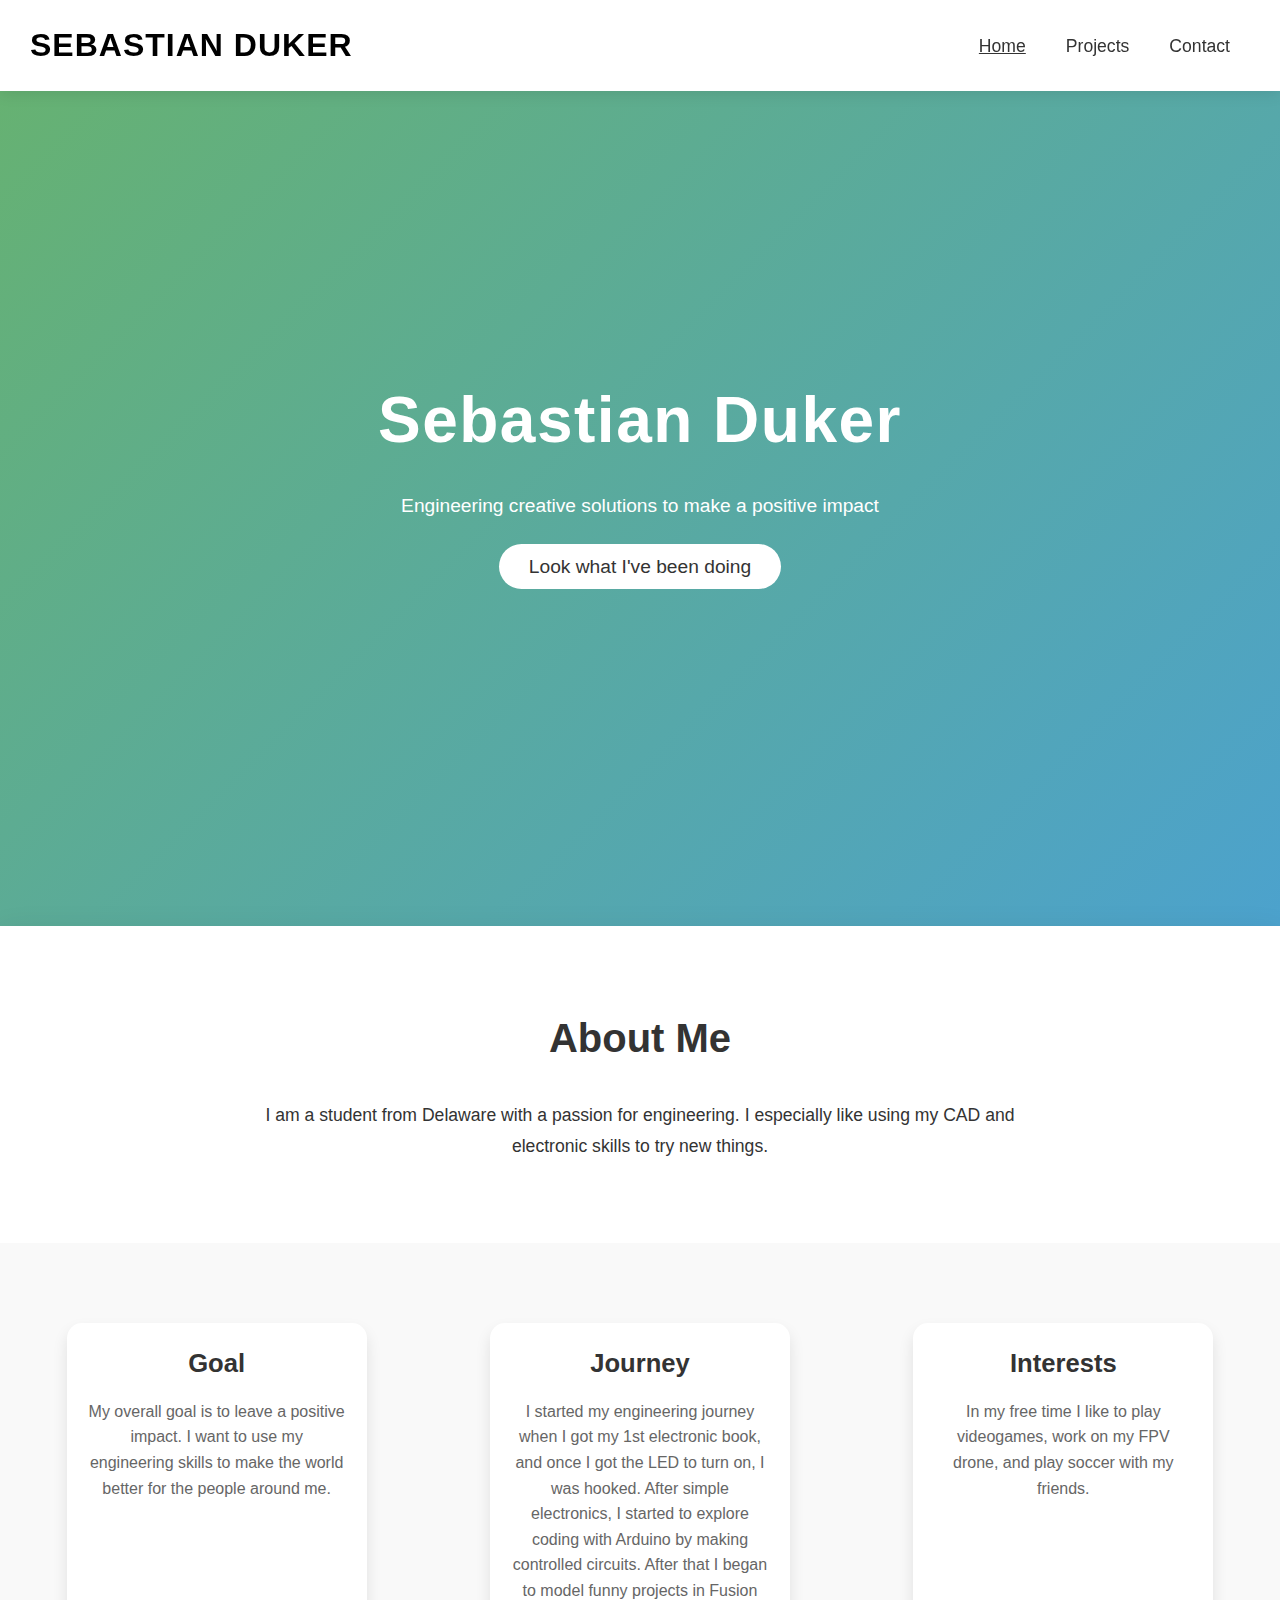
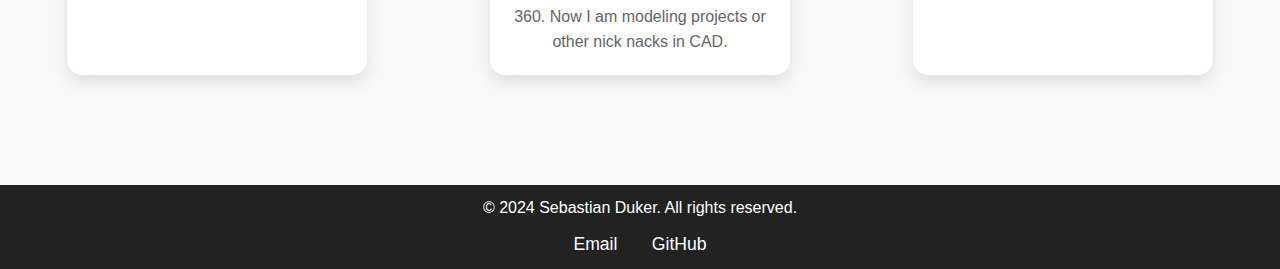
<file: index.html>
<!DOCTYPE html>
<html lang="en">
<head>
    <meta charset="UTF-8">
    <meta name="viewport" content="width=device-width, initial-scale=1.0">
    <meta http-equiv="X-UA-Compatible" content="ie=edge">
    <li><a href=""style = "text-decoration: underline;">Home</a></li>

    <link rel="stylesheet" href="styles.css">
    <script src="javascript.js" defer></script>
</head>
<body>

    <!-- Header with navigation -->
    <header class="header">
        <div class="header-content">
            <h1 style="font-size: 32px; font-weight: 600; list-style-type: none;">
                <a href="#" style="text-decoration: none; color: black;">SEBASTIAN DUKER</a>
            </h1>
            <nav class="nav">
                <ul>
                    <li><a href="#"style = "text-decoration: underline;">Home</a></li>
                    <li><a href="pages/projects.html" >Projects</a></li>
                    <li><a href="pages/contact.html">Contact</a></li>
                </ul>
            </nav>
        </div>
    </header>

    <!-- Hero Section -->
    <section class="hero">
        <div class="hero-content">
            <h1>Sebastian Duker</h1>
            <p>Engineering creative solutions to make a positive impact</p>
            <a href="pages/projects.html" class="cta-btn">Look what I've been doing</a>
        </div>
    </section>

    <!-- About Section -->
    <section id="about" class="section about">
        <div class="container">
            <div class="about-content">
                <h2>About Me</h2>
                <p>I am a student from Delaware with a passion for engineering. I especially like using my CAD and electronic skills to try new things.</p>
            </div>
        </div>
    </section>

    <!-- Projects Section -->
    <section id="projects" class="section projects">
        <div class="container">
            <div class="project-grid">
                <div class="project-card">
                    <h3>Goal</h3>
                    <p>My overall goal is to leave a positive impact. I want to use my engineering skills to make the world better for the people around me.</p>
                </div>
                <div class="project-card">
                    <h3>Journey</h3>
                    <p>I started my engineering journey when I got my 1st electronic book, and once I got the LED to turn on, I was hooked. After simple electronics, I started to explore coding with Arduino by making controlled circuits. After that I began to model funny projects in Fusion 360. Now I am modeling projects or other nick nacks in CAD.</p>
                </div>
                <div class="project-card">
                    <h3>Interests</h3>
                    <p>In my free time I like to play videogames, work on my FPV drone, and play soccer with my friends.</p>
                </div>
            </div>
        </div>
    </section>

    <!-- Footer -->
    <footer class="footer">
        <div class="footer-content">
            <p>&copy; 2024 Sebastian Duker. All rights reserved.</p>
            <div class="social-links">
                <a href="mailto:sebastianduker@gmail.com">Email</a>
                <a href="https://github.com/Cbassss">GitHub</a>
            </div>
        </div>
    </footer>
    
</body>
</html>
</file>
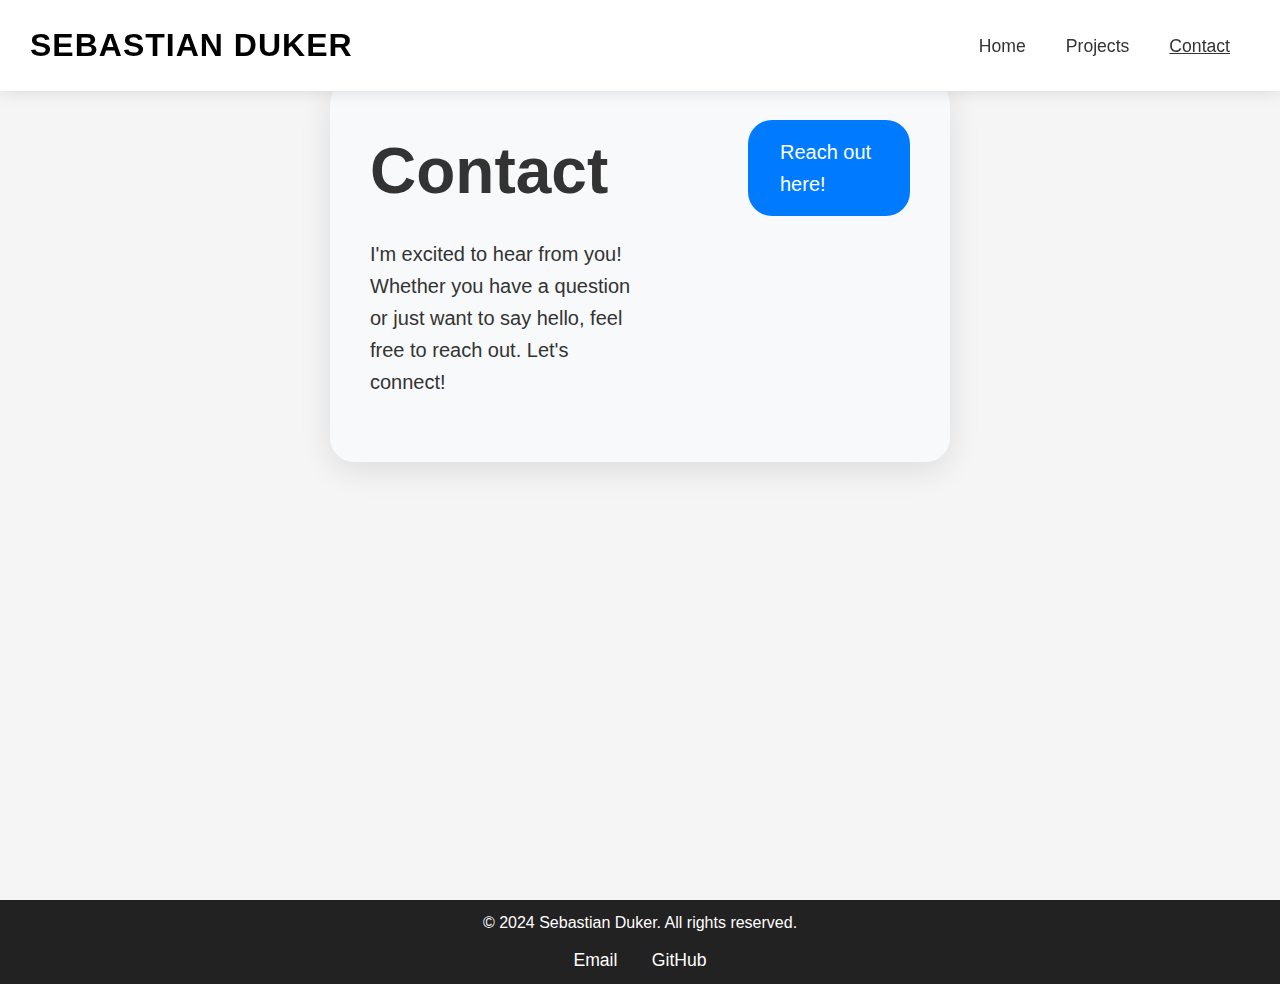
<file: nonhome/contact.html>
<!DOCTYPE html>
<html lang="en">
<head>
    <meta charset="UTF-8">
    <meta name="viewport" content="width=device-width, initial-scale=1.0">
    <title>My Portfolio</title>
    <link rel="stylesheet" href="../styles.css">
    <style>
        .outer-container {
            display: flex;
            justify-content: center;
            align-items: flex-start;
            padding: 80px 20px;
            height: 100vh; /* Make the container very tall */
        }

        .inner-container {
            display: flex;
            justify-content: space-between;
            align-items: flex-start;
            width: 50%;
            background-color: #f8f9fa;
            padding: 40px;
            border-radius: 24px;
            box-shadow: 0 8px 32px rgba(0, 0, 0, 0.1);
        }

        .portfolio-info {
            width: 50%;
            text-align: left;
        }

        .portfolio-info h2 {
            font-size: 32px;
            margin-bottom: 16px;
            font-weight: 600;
        }

        .portfolio-info p {
            font-size: 20px;
            margin-bottom: 24px;
            font-weight: 300;
            line-height: 1.6;
        }

        .download-btn {
            width: 30%;
            display: flex;
            flex-direction: column;
            align-items: center;
        }

        .download-btn a {
            display: inline-block;
            background-color: #007bff;
            color: white;
            padding: 16px 32px;
            border-radius: 24px;
            font-size: 20px;
            font-weight: 500;
            text-decoration: none;
            transition: background-color 0.3s ease, transform 0.3s ease;
            margin-bottom: 16px;
        }

        .download-btn a:hover {
            background-color: #0056b3;
            transform: translateY(-5px);
        }
    </style>
</head>
<body>

    <header class="header">
        <div class="header-content">
            <h1 style="font-size: 32px; font-weight: 600; list-style-type: none;">
                <a href="../index.html" style="text-decoration: none; color: black;">SEBASTIAN DUKER</a>
            </h1>
            

             
            <nav class="nav">
                <ul>
                    <li><a href="../index.html">Home</a></li>
                    <li><a href="projects.html">Projects</a></li>
                    <li><a href=""style = "text-decoration: underline;">Contact</a></li>
                </ul>
            </nav>
        </div>
    </header>

    <div class="outer-container">
        <div class="inner-container">
            <div class="portfolio-info">
                <h2 style="font-size: 64px;">Contact</h2>
                <p>I'm excited to hear from you! Whether you have a question or just want to say hello, feel free to reach out. Let's connect!</p>
            </div>
            <div class="download-btn">
                <a href="mailto:sebastianduker@gmail.com">Reach out here!</a>
            </div>
        </div>
    </div>

<!-- Footer -->
<footer class="footer">
    <div class="footer-content">
        <p>&copy; 2024 Sebastian Duker. All rights reserved.</p>
        <div class="social-links">
            <a href="mailto:sebastianduker@gmail.com">Email</a>
            <a href="https://github.com/Cbassss">GitHub</a>
        </div>
    </div>
</footer>
</file>
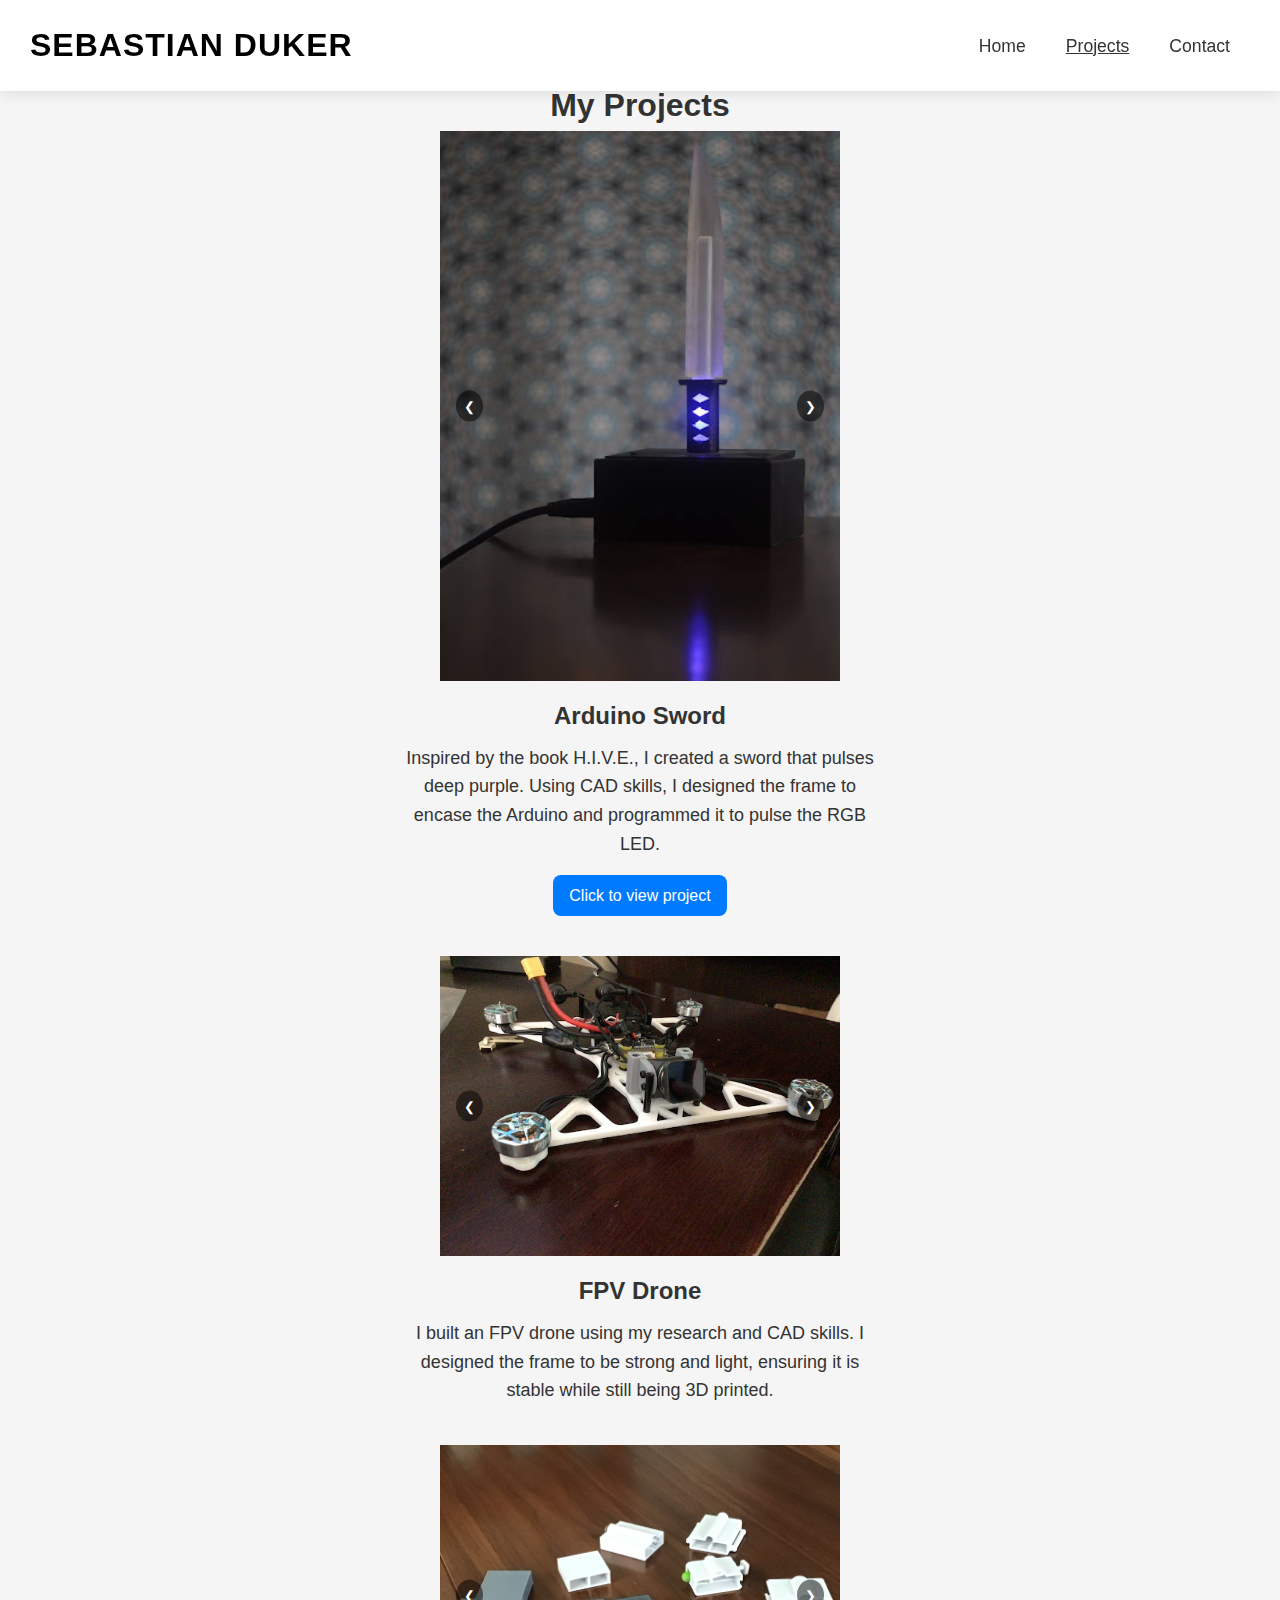
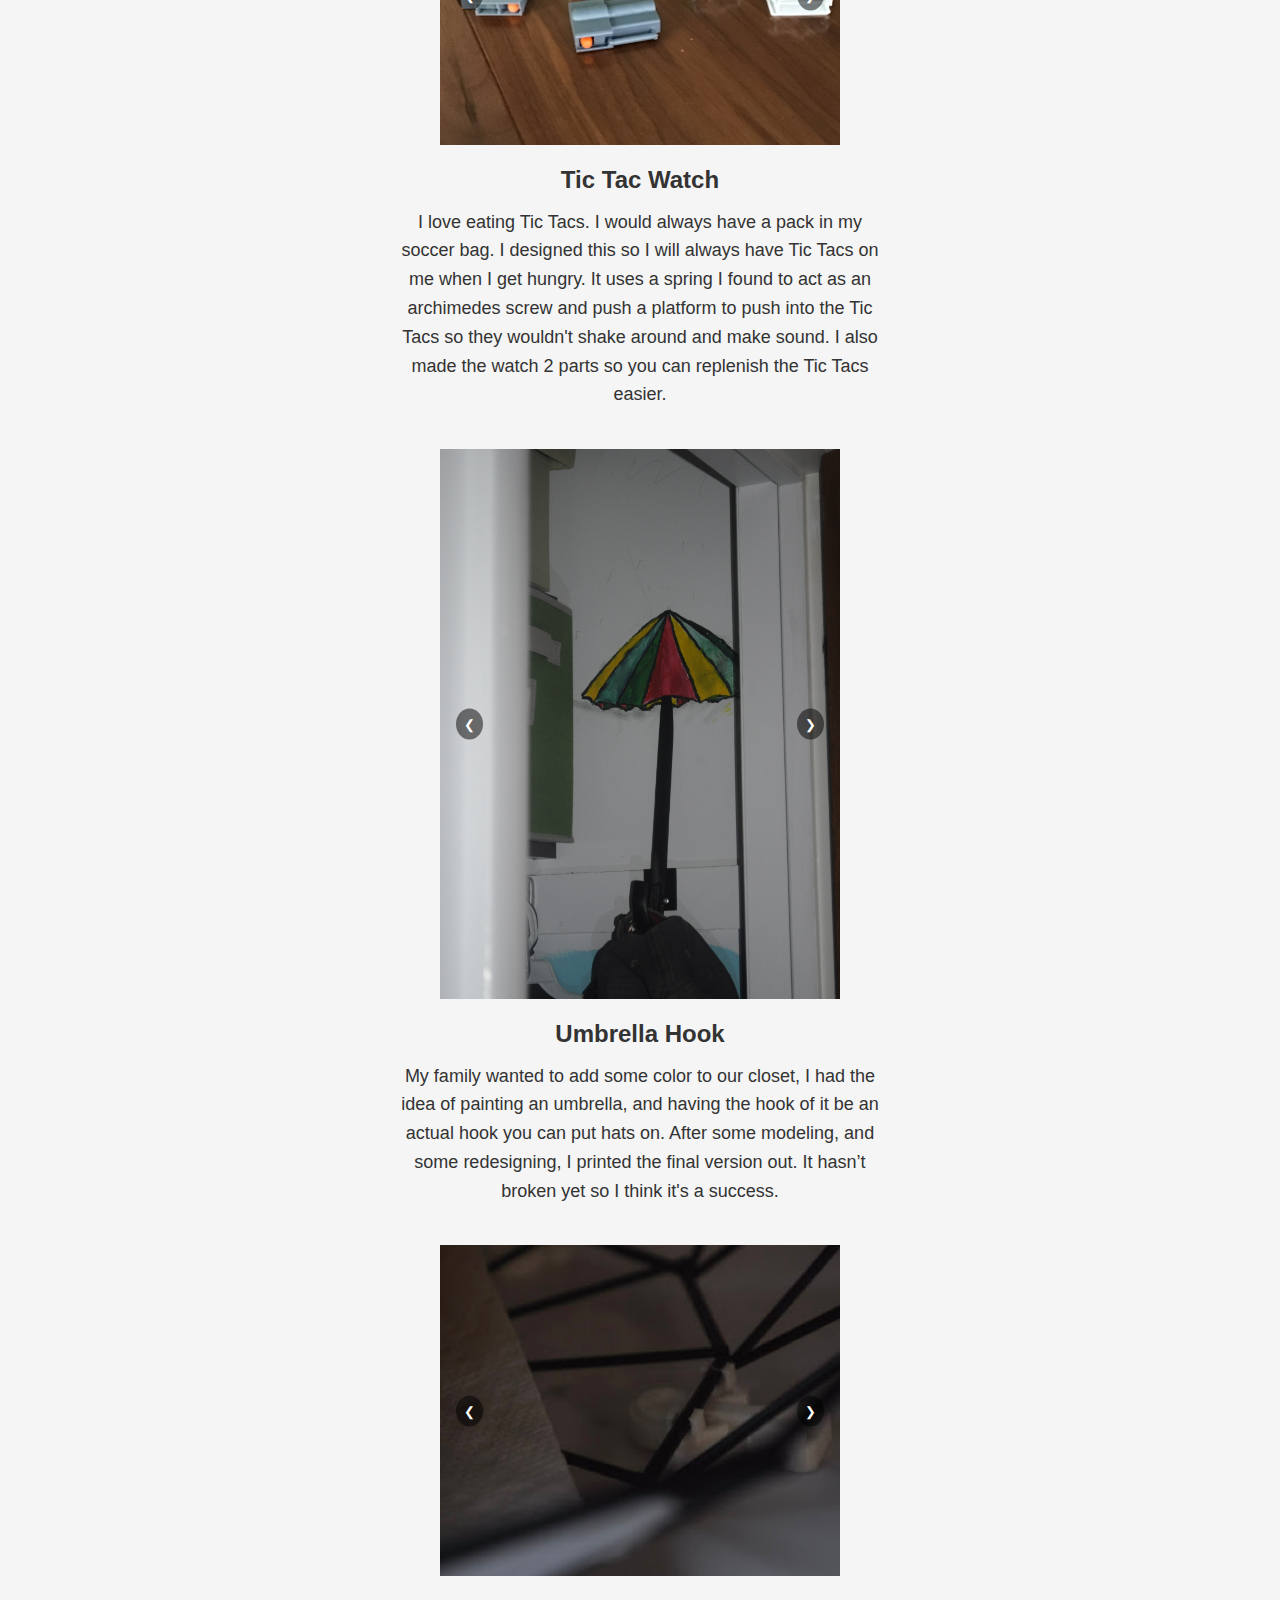
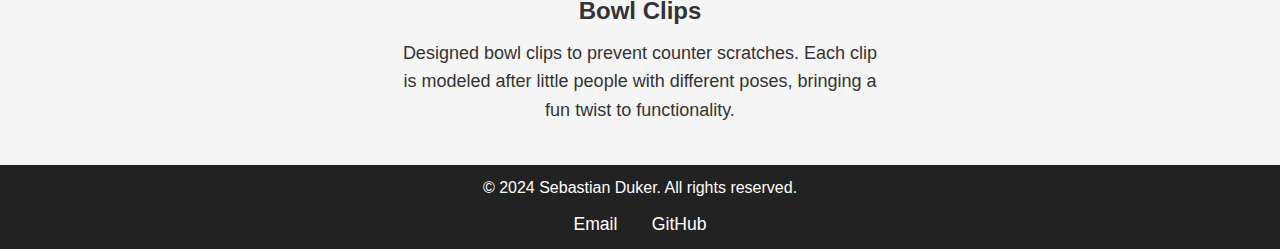
<file: nonhome/projects.html>
<!DOCTYPE html>
<html lang="en">
<head>
    <meta charset="UTF-8">
    <meta name="viewport" content="width=device-width, initial-scale=1.0">
    <title>My Projects</title>
    <link rel="stylesheet" href="../styles.css">
    <style>
        .image-carousel {
            position: relative;
            max-width: 400px; /* Adjusted width to fit into a restricted size box */
            max-height: 550px; /* Adjusted height to fit into a restricted size box */
            margin: auto;
            overflow: hidden;
        }

        .image-carousel img {
            width: 100%;
            height: 100%; /* Maintain aspect ratio within the box */
            object-fit: cover;
            display: none;
        }

        .image-carousel img.active {
            display: block;
        }

        .arrow {
            position: absolute;
            top: 50%;
            transform: translateY(-50%);
            padding: 8px;
            background-color: rgba(0, 0, 0, 0.5);
            color: white;
            border: none;
            cursor: pointer;
            border-radius: 50%;
            transition: background-color 0.3s ease;
        }

        .arrow-left {
            left: 16px;
        }

        .arrow-right {
            right: 16px;
        }

        .arrow:hover {
            background-color: rgba(0, 0, 0, 0.8);
        }

        .project-info {
            text-align: center; /* Center h2 and p elements */
        }

        .project-title {
            font-size: 24px;
            font-weight: bold;
            margin-top: 16px;
        }

        .text-box {
            max-width: 500px; /* Set the maximum width for the p text */
            margin: 0 auto;
            padding: 0 10px;
        }

        .project-description {
            font-size: 18px;
            margin-top: 8px;
        }

        .cta-btn {
            display: inline-block;
            background-color: #007bff;
            color: white;
            padding: 8px 16px;
            border-radius: 8px;
            font-size: 16px;
            text-decoration: none;
            transition: background-color 0.3s ease;
            margin-top: 16px;
        }

        .cta-btn:hover {
            background-color: #0056b3;
        }

        .container {
            padding-top: 80px; /* Add padding to account for header */
        }

        .project {
            margin-bottom: 40px; /* Add space between projects */
        }
        h1 {
            text-align: center;
        }

    </style>
</head>
<body>

    <!-- Header with navigation -->
    <header class="header">
        <div class="header-content">
            <h1 style="font-size: 32px; font-weight: 600; list-style-type: none;">
                <a href="../index.html" style="text-decoration: none; color: black;">SEBASTIAN DUKER</a>
            </h1>
            <nav class="nav">
                <ul>
                    <li><a href="../index.html">Home</a></li>
                    <li><a href=""style = "text-decoration: underline;">Projects</a></li>
                    <li><a href="contact.html">Contact</a></li>
                </ul>
            </nav>
        </div>
    </header>

    <div class="container">
        <h1>My Projects</h1>

        <!-- Project 1 -->
        <div class="project">
            <div class="image-carousel" id="carousel1">
                <img src="photo/sword1.jpg" alt="Katana Image 1" class="active">
                <img src="photo/sword3.jpg" alt="Katana Image 2">
                <img src="photo/sword2.jpg" alt="Katana Image 3">
                <img src="photo/sword4.jpg" alt="Katana Image 3">
                <button class="arrow arrow-left" onclick="changeImage('carousel1', -1)">&#10094;</button>
                <button class="arrow arrow-right" onclick="changeImage('carousel1', 1)">&#10095;</button>
            </div>
            <div class="project-info">
                <h2 class="project-title">Arduino Sword</h2>
                <div class="text-box">
                    <p class="project-description">Inspired by the book H.I.V.E., I created a sword that pulses deep purple. Using CAD skills, I designed the frame to encase the Arduino and programmed it to pulse the RGB LED.</p>
                </div>
                <a href="https://github.com/Cbassss/RavenKatanaProject" class="cta-btn">Click to view project</a>
            </div>
        </div>

        <!-- Project 2 -->
        <div class="project">
            <div class="image-carousel" id="carousel2">
                <img src="photo/drone1.jpg" alt="Drone Image 1" class="active">
                <img src="photo/drone2.jpg" alt="Drone Image 2">
                <img src="photo/drone3.jpg" alt="Drone Image 3">
                <img src="photo/drone4.jpg" alt="Drone Image 3">

                <button class="arrow arrow-left" onclick="changeImage('carousel2', -1)">&#10094;</button>
                <button class="arrow arrow-right" onclick="changeImage('carousel2', 1)">&#10095;</button>
            </div>
            <div class="project-info">
                <h2 class="project-title">FPV Drone</h2>
                <div class="text-box">
                    <p class="project-description">I built an FPV drone using my research and CAD skills. I designed the frame to be strong and light, ensuring it is stable while still being 3D printed.</p>
                </div>
            </div>
        </div>

        <!-- Project 3 -->
        
        <!-- Project 4 -->
        <div class="project">
            <div class="image-carousel" id="carousel4">
                <img src="photo/Ticktack1.jpeg" alt="ticktack Image 1" class="active">
                <img src="photo/TickTack2.jpeg" alt="ticktack Image 2">
                <img src="photo/TickTack3.jpeg" alt="ticktack Image 3">
                <img src="photo/TickTack4.png" alt="ticktack Image 4">
                <img src="photo/TickTack5.png" alt="ticktack Image 5">
                <button class="arrow arrow-left" onclick="changeImage('carousel4', -1)">&#10094;</button>
                <button class="arrow arrow-right" onclick="changeImage('carousel4', 1)">&#10095;</button>
            </div>
            <div class="project-info">
                <h2 class="project-title">Tic Tac Watch</h2>
                <div class="text-box">
                    <p class="project-description">I love eating Tic Tacs. I would always have a pack in my soccer bag. I designed this so I will always have Tic Tacs on me when I get hungry. It uses a spring I found to act as an archimedes screw and push a platform to push into the Tic Tacs so they wouldn't shake around and make sound. I also made the watch 2 parts so you can replenish the Tic Tacs easier.</p>
                </div>
            </div>
        </div>
        <!-- Project 5 -->
        <div class="project">
            <div class="image-carousel" id="carousel5">
                <img src="photo/Umbrella1.JPG" alt="Umbrella Image 1" class="active">
                <img src="photo/Umbrella2.png" alt="Umbrella Image 2">
                <img src="photo/Umbrella3.JPG" alt="Umbrella Image 3">
                <button class="arrow arrow-left" onclick="changeImage('carousel5', -1)">&#10094;</button>
                <button class="arrow arrow-right" onclick="changeImage('carousel5', 1)">&#10095;</button>
            </div>
            <div class="project-info">
                <h2 class="project-title">Umbrella Hook</h2>
                <div class="text-box">
                    <p class="project-description">My family wanted to add some color to our closet, I had the idea of painting an umbrella, and having the hook of it be an actual hook you can put hats on. After some modeling, and some redesigning, I printed the final version out. It hasn’t broken yet so I think it's a success.</p>
                </div>
            </div>
        </div>
        <div class="project">
            <div class="image-carousel" id="carousel3">
                <img src="photo/bowl1.jpg" alt="Bowl Image 1" class="active">
                <img src="photo/bowl2.jpg" alt="Bowl Image 2">
                <img src="photo/bowl.jpg" alt="Bowl Image 3">
                <button class="arrow arrow-left" onclick="changeImage('carousel3', -1)">&#10094;</button>
                <button class="arrow arrow-right" onclick="changeImage('carousel3', 1)">&#10095;</button>
            </div>
            <div class="project-info">
                <h2 class="project-title">Bowl Clips</h2>
                <div class="text-box">
                    <p class="project-description">Designed bowl clips to prevent counter scratches. Each clip is modeled after little people with different poses, bringing a fun twist to functionality.</p>
                </div>
            </div>
        </div>
        <!-- More projects can be added here using the same structure -->

    </div>

    <!-- Footer -->
    <footer class="footer">
        <div class="footer-content">
            <p>&copy; 2024 Sebastian Duker. All rights reserved.</p>
            <div class="social-links">
                <a href="mailto:sebastianduker@gmail.com">Email</a>
                <a href="https://github.com/Cbassss">GitHub</a>
            </div>
        </div>
    </footer>

    <script src="../javascript.js"></script>
</body>
</html>
</file>
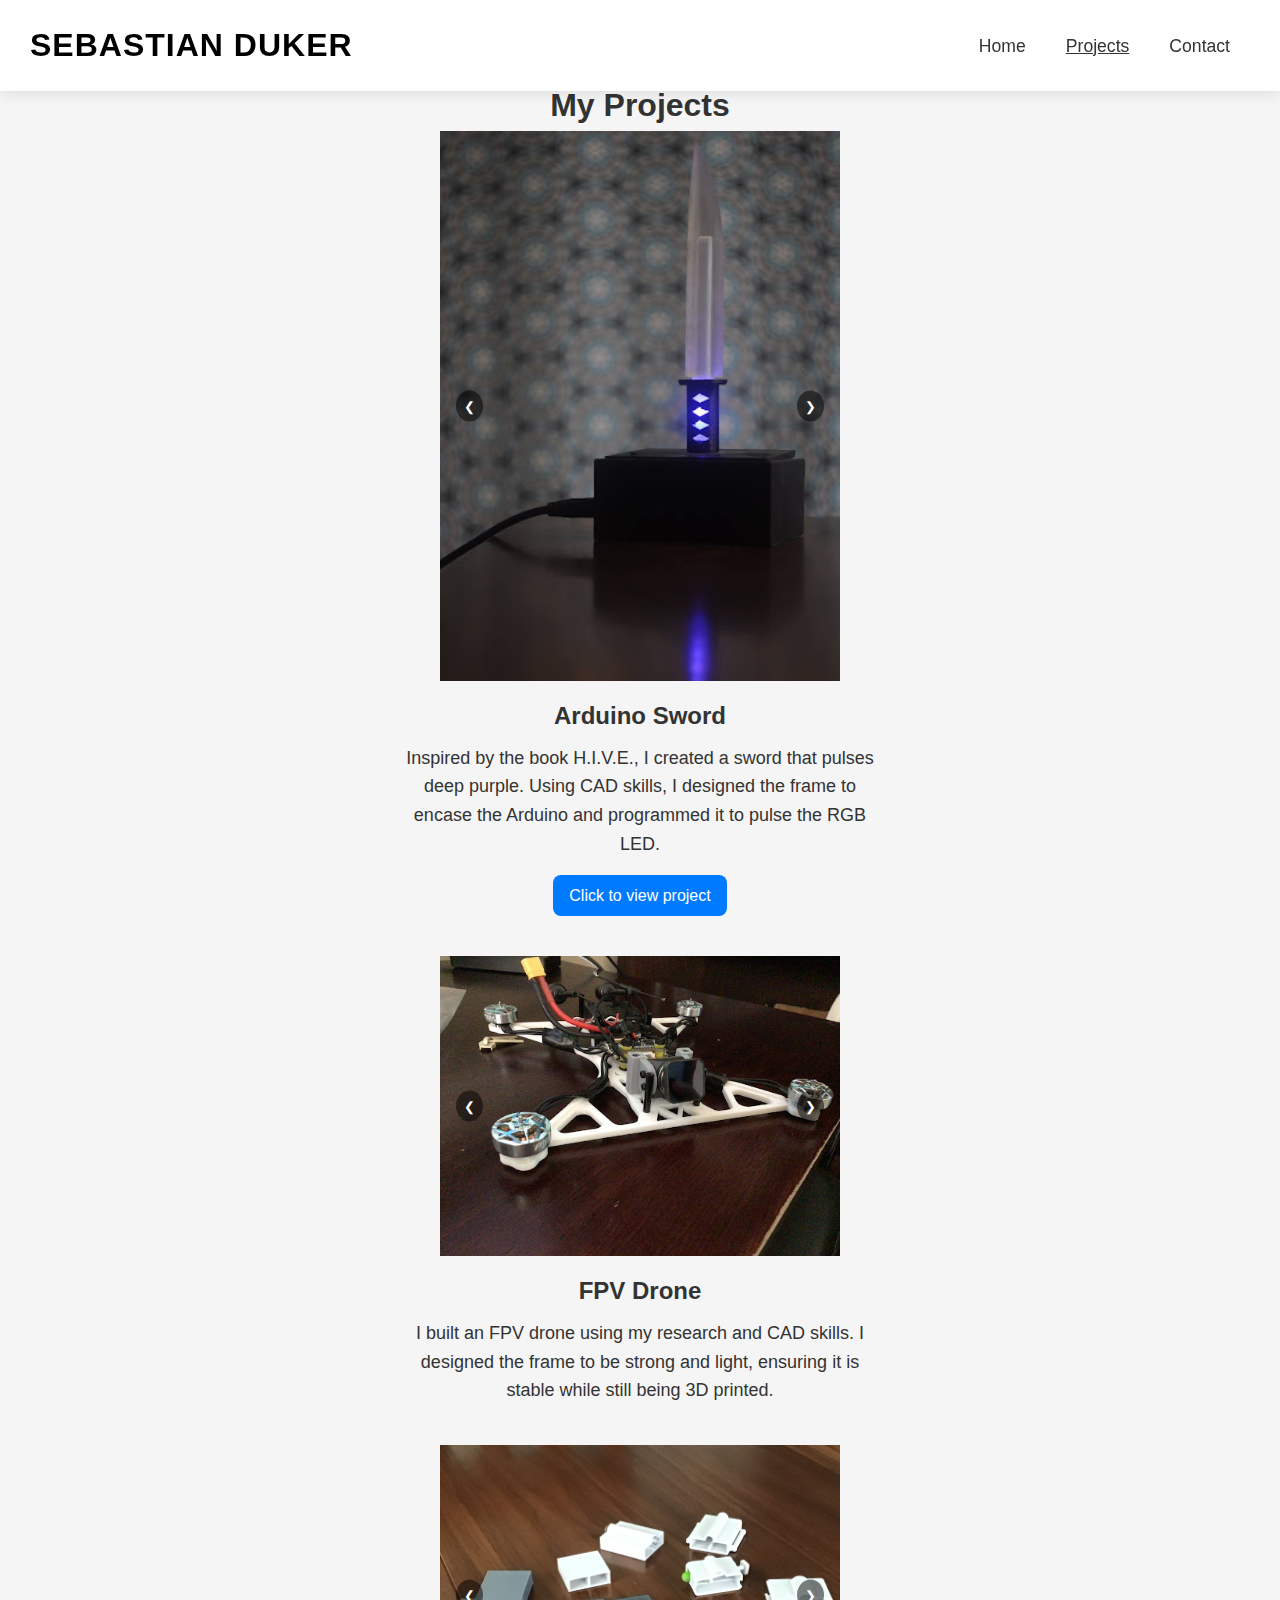
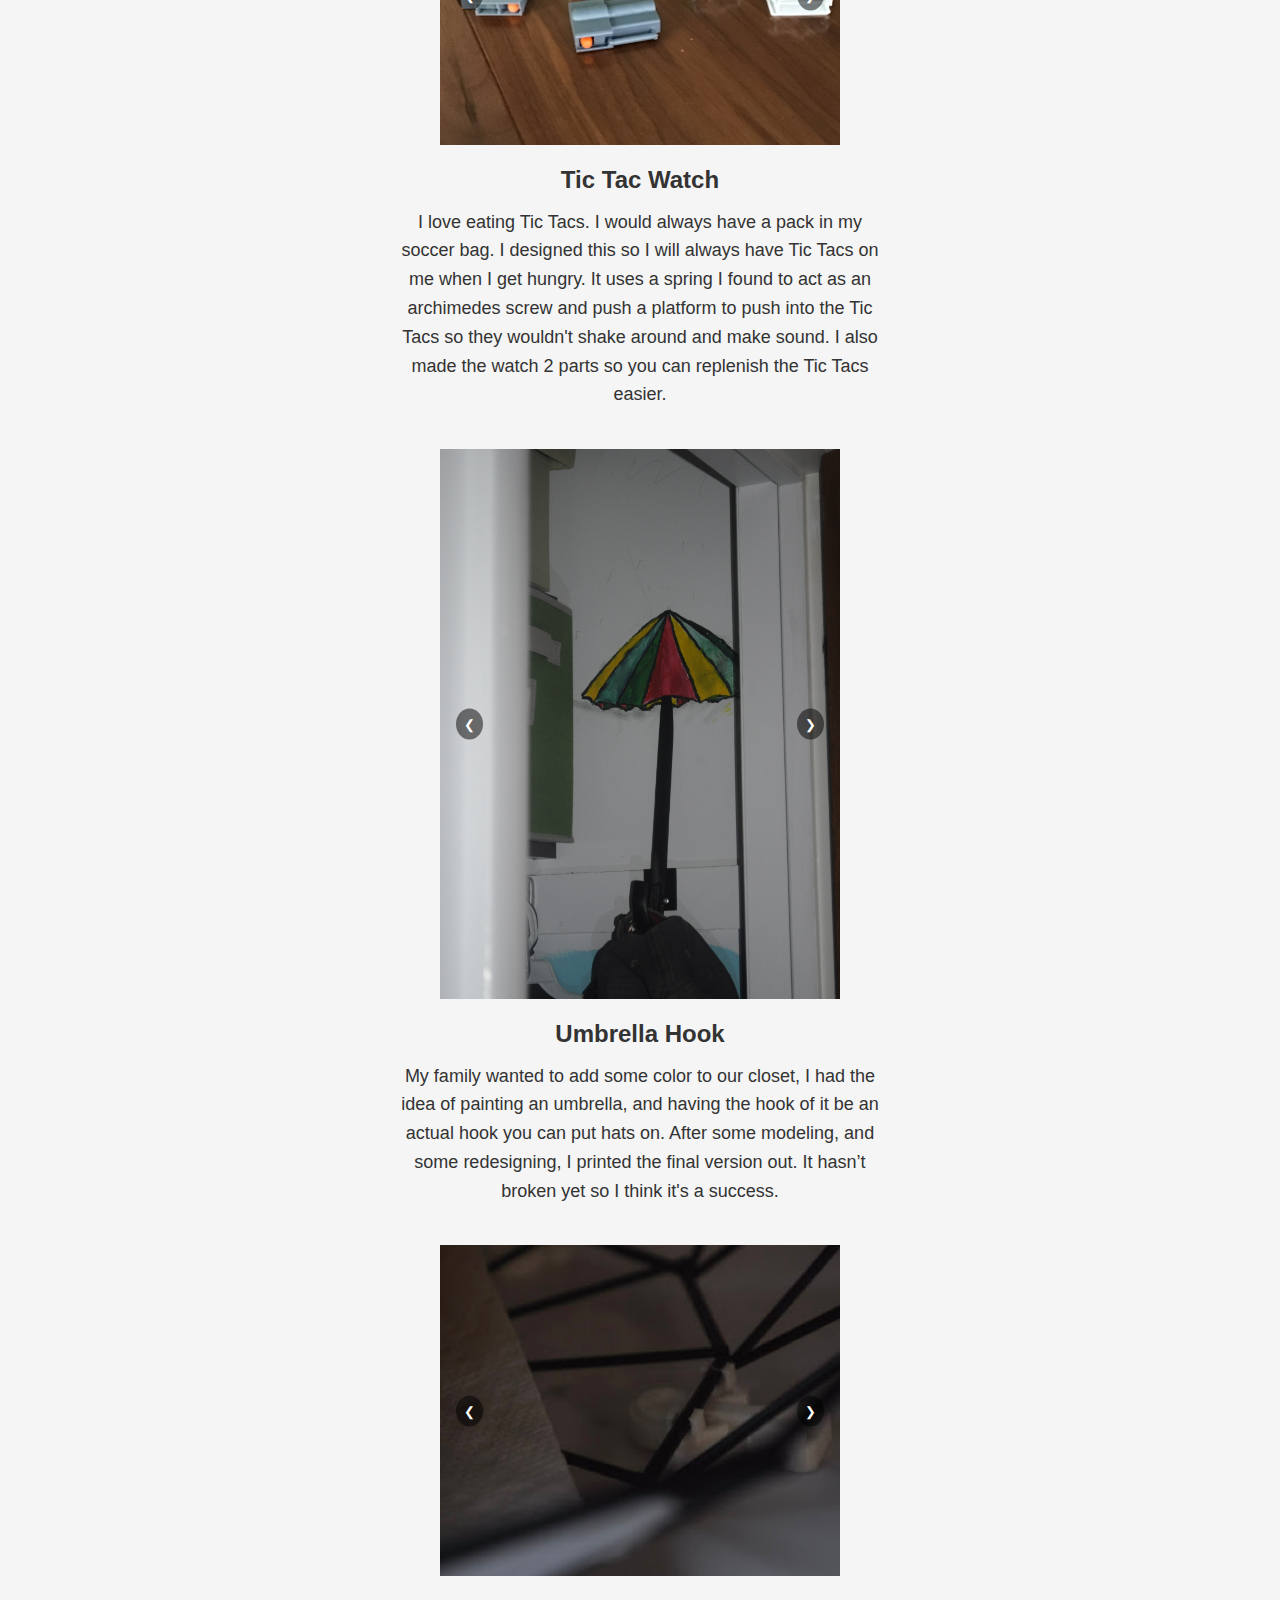
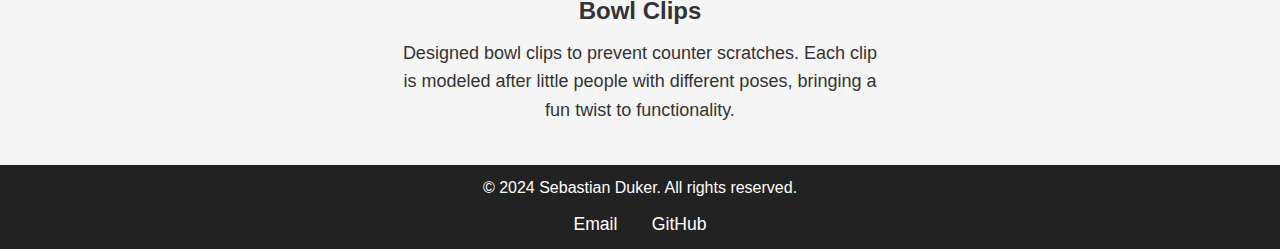
<file: pages/projects.html>
<!DOCTYPE html>
<html lang="en">
<head>
    <meta charset="UTF-8">
    <meta name="viewport" content="width=device-width, initial-scale=1.0">
    <title>My Projects</title>
    <link rel="stylesheet" href="../styles.css">
    <style>
        .image-carousel {
            position: relative;
            max-width: 400px; /* Adjusted width to fit into a restricted size box */
            max-height: 550px; /* Adjusted height to fit into a restricted size box */
            margin: auto;
            overflow: hidden;
        }

        .image-carousel img {
            width: 100%;
            height: 100%; /* Maintain aspect ratio within the box */
            object-fit: cover;
            display: none;
        }

        .image-carousel img.active {
            display: block;
        }

        .arrow {
            position: absolute;
            top: 50%;
            transform: translateY(-50%);
            padding: 8px;
            background-color: rgba(0, 0, 0, 0.5);
            color: white;
            border: none;
            cursor: pointer;
            border-radius: 50%;
            transition: background-color 0.3s ease;
        }

        .arrow-left {
            left: 16px;
        }

        .arrow-right {
            right: 16px;
        }

        .arrow:hover {
            background-color: rgba(0, 0, 0, 0.8);
        }

        .project-info {
            text-align: center; /* Center h2 and p elements */
        }

        .project-title {
            font-size: 24px;
            font-weight: bold;
            margin-top: 16px;
        }

        .text-box {
            max-width: 500px; /* Set the maximum width for the p text */
            margin: 0 auto;
            padding: 0 10px;
        }

        .project-description {
            font-size: 18px;
            margin-top: 8px;
        }

        .cta-btn {
            display: inline-block;
            background-color: #007bff;
            color: white;
            padding: 8px 16px;
            border-radius: 8px;
            font-size: 16px;
            text-decoration: none;
            transition: background-color 0.3s ease;
            margin-top: 16px;
        }

        .cta-btn:hover {
            background-color: #0056b3;
        }

        .container {
            padding-top: 80px; /* Add padding to account for header */
        }

        .project {
            margin-bottom: 40px; /* Add space between projects */
        }
        h1 {
            text-align: center;
        }

    </style>
</head>
<body>

    <!-- Header with navigation -->
    <header class="header">
        <div class="header-content">
            <h1 style="font-size: 32px; font-weight: 600; list-style-type: none;">
                <a href="../index.html" style="text-decoration: none; color: black;">SEBASTIAN DUKER</a>
            </h1>
            <nav class="nav">
                <ul>
                    <li><a href="../index.html">Home</a></li>
                    <li><a href=""style = "text-decoration: underline;">Projects</a></li>
                    <li><a href="contact.html">Contact</a></li>
                </ul>
            </nav>
        </div>
    </header>

    <div class="container">
        <h1>My Projects</h1>

        <!-- Project 1 -->
        <div class="project">
            <div class="image-carousel" id="carousel1">
                <img src="../images/sword1.jpg" alt="Katana Image 1" class="active">
                <img src="../images/sword3.jpg" alt="Katana Image 2">
                <img src="../images/sword2.jpg" alt="Katana Image 3">
                <img src="../images/sword4.jpg" alt="Katana Image 3">
                <button class="arrow arrow-left" onclick="changeImage('carousel1', -1)">&#10094;</button>
                <button class="arrow arrow-right" onclick="changeImage('carousel1', 1)">&#10095;</button>
            </div>
            <div class="project-info">
                <h2 class="project-title">Arduino Sword</h2>
                <div class="text-box">
                    <p class="project-description">Inspired by the book H.I.V.E., I created a sword that pulses deep purple. Using CAD skills, I designed the frame to encase the Arduino and programmed it to pulse the RGB LED.</p>
                </div>
                <a href="https://github.com/Cbassss/RavenKatanaProject" class="cta-btn">Click to view project</a>
            </div>
        </div>

        <!-- Project 2 -->
        <div class="project">
            <div class="image-carousel" id="carousel2">
                <img src="../images/drone1.jpg" alt="Drone Image 1" class="active">
                <img src="../images/drone2.jpg" alt="Drone Image 2">
                <img src="../images/drone3.jpg" alt="Drone Image 3">
                <img src="../images/drone4.jpg" alt="Drone Image 3">

                <button class="arrow arrow-left" onclick="changeImage('carousel2', -1)">&#10094;</button>
                <button class="arrow arrow-right" onclick="changeImage('carousel2', 1)">&#10095;</button>
            </div>
            <div class="project-info">
                <h2 class="project-title">FPV Drone</h2>
                <div class="text-box">
                    <p class="project-description">I built an FPV drone using my research and CAD skills. I designed the frame to be strong and light, ensuring it is stable while still being 3D printed.</p>
                </div>
            </div>
        </div>

        <!-- Project 3 -->
        
        <!-- Project 4 -->
        <div class="project">
            <div class="image-carousel" id="carousel4">
                <img src="../images/Ticktack1.jpeg" alt="ticktack Image 1" class="active">
                <img src="../images/TickTack2.jpeg" alt="ticktack Image 2">
                <img src="../images/TickTack3.jpeg" alt="ticktack Image 3">
                <img src="../images/TickTack4.png" alt="ticktack Image 4">
                <img src="../images/TickTack5.png" alt="ticktack Image 5">
                <button class="arrow arrow-left" onclick="changeImage('carousel4', -1)">&#10094;</button>
                <button class="arrow arrow-right" onclick="changeImage('carousel4', 1)">&#10095;</button>
            </div>
            <div class="project-info">
                <h2 class="project-title">Tic Tac Watch</h2>
                <div class="text-box">
                    <p class="project-description">I love eating Tic Tacs. I would always have a pack in my soccer bag. I designed this so I will always have Tic Tacs on me when I get hungry. It uses a spring I found to act as an archimedes screw and push a platform to push into the Tic Tacs so they wouldn't shake around and make sound. I also made the watch 2 parts so you can replenish the Tic Tacs easier.</p>
                </div>
            </div>
        </div>
        <!-- Project 5 -->
        <div class="project">
            <div class="image-carousel" id="carousel5">
                <img src="../images/Umbrella1.JPG" alt="Umbrella Image 1" class="active">
                <img src="../images/Umbrella2.png" alt="Umbrella Image 2">
                <img src="../images/Umbrella3.JPG" alt="Umbrella Image 3">
                <button class="arrow arrow-left" onclick="changeImage('carousel5', -1)">&#10094;</button>
                <button class="arrow arrow-right" onclick="changeImage('carousel5', 1)">&#10095;</button>
            </div>
            <div class="project-info">
                <h2 class="project-title">Umbrella Hook</h2>
                <div class="text-box">
                    <p class="project-description">My family wanted to add some color to our closet, I had the idea of painting an umbrella, and having the hook of it be an actual hook you can put hats on. After some modeling, and some redesigning, I printed the final version out. It hasn’t broken yet so I think it's a success.</p>
                </div>
            </div>
        </div>
        <div class="project">
            <div class="image-carousel" id="carousel3">
                <img src="../images/bowl1.jpg" alt="Bowl Image 1" class="active">
                <img src="../images/bowl2.jpg" alt="Bowl Image 2">
                <img src="../images/bowl.jpg" alt="Bowl Image 3">
                <button class="arrow arrow-left" onclick="changeImage('carousel3', -1)">&#10094;</button>
                <button class="arrow arrow-right" onclick="changeImage('carousel3', 1)">&#10095;</button>
            </div>
            <div class="project-info">
                <h2 class="project-title">Bowl Clips</h2>
                <div class="text-box">
                    <p class="project-description">Designed bowl clips to prevent counter scratches. Each clip is modeled after little people with different poses, bringing a fun twist to functionality.</p>
                </div>
            </div>
        </div>
        <!-- More projects can be added here using the same structure -->

    </div>

    <!-- Footer -->
    <footer class="footer">
        <div class="footer-content">
            <p>&copy; 2024 Sebastian Duker. All rights reserved.</p>
            <div class="social-links">
                <a href="mailto:sebastianduker@gmail.com">Email</a>
                <a href="https://github.com/Cbassss">GitHub</a>
            </div>
        </div>
    </footer>

    <script src="../javascript.js"></script>
</body>
</html>
</file>
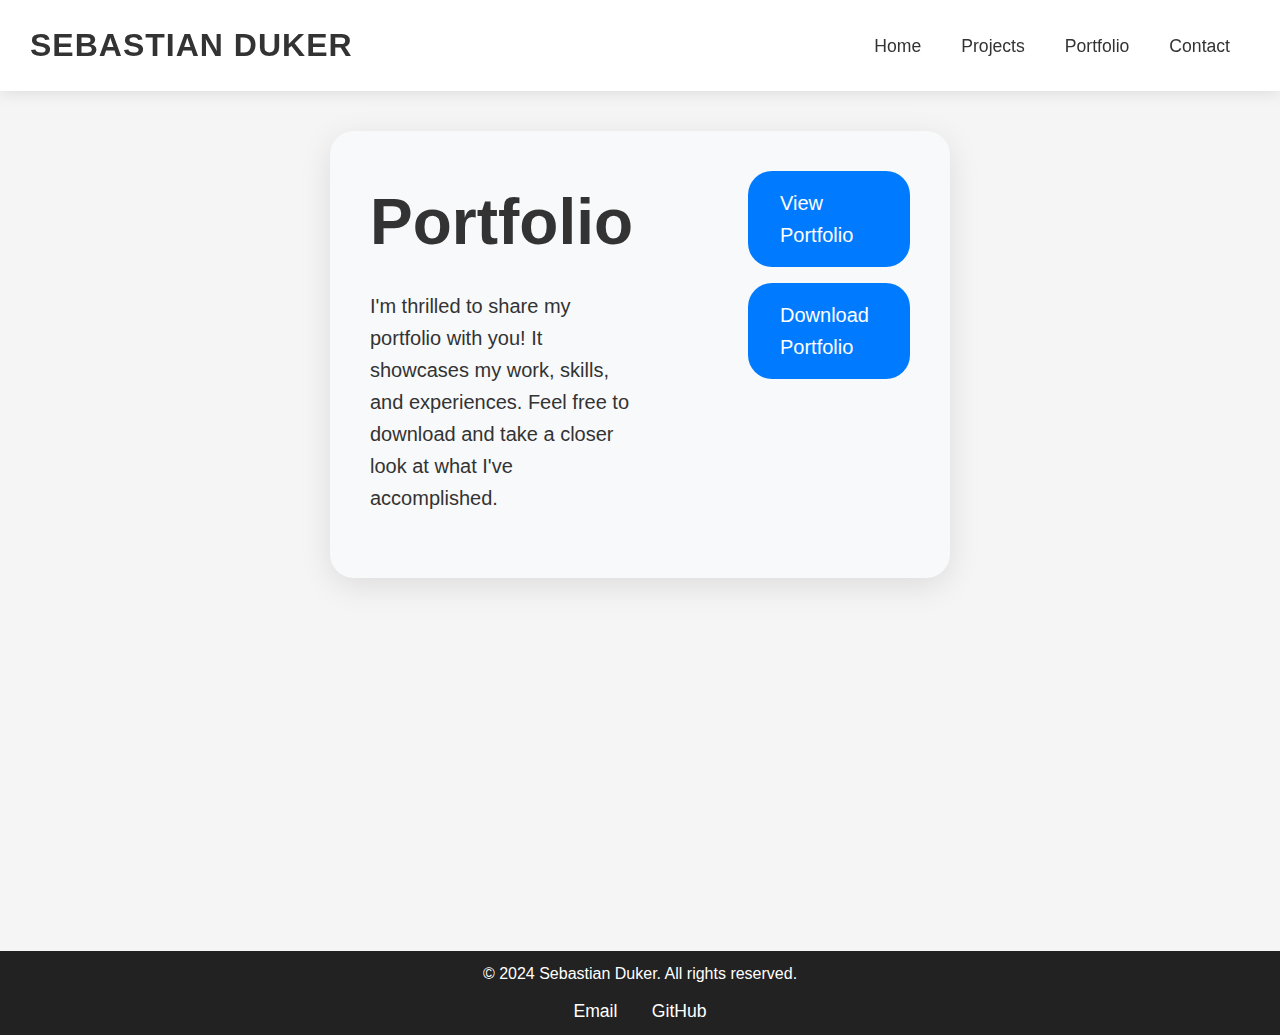
<file: zBackups/portfolio.html>
<!DOCTYPE html>
<html lang="en">
<head>
    <meta charset="UTF-8">
    <meta name="viewport" content="width=device-width, initial-scale=1.0">
    <a href="../index.html" style="text-decoration: none; color: inherit;">
        <h1 style="font-size: 32px; font-weight: 600;">My Portfolio</h1>
    </a>
    
    <link rel="stylesheet" href="../styles.css">
    <style>
        .outer-container {
            display: flex;
            justify-content: center;
            align-items: flex-start;
            padding: 80px 20px;
            height: 100vh; /* Make the container very tall */
        }

        .inner-container {
            display: flex;
            justify-content: space-between;
            align-items: flex-start;
            width: 50%;
            background-color: #f8f9fa;
            padding: 40px;
            border-radius: 24px;
            box-shadow: 0 8px 32px rgba(0, 0, 0, 0.1);
        }

        .portfolio-info {
            width: 50%;
            text-align: left;
        }

        .portfolio-info h2 {
            font-size: 32px;
            margin-bottom: 16px;
            font-weight: 600;
        }

        .portfolio-info p {
            font-size: 20px;
            margin-bottom: 24px;
            font-weight: 300;
            line-height: 1.6;
        }

        .download-btn {
            width: 30%;
            display: flex;
            flex-direction: column;
            align-items: center;
        }

        .download-btn a {
            display: inline-block;
            background-color: #007bff;
            color: white;
            padding: 16px 32px;
            border-radius: 24px;
            font-size: 20px;
            font-weight: 500;
            text-decoration: none;
            transition: background-color 0.3s ease, transform 0.3s ease;
            margin-bottom: 16px;
        }

        .download-btn a:hover {
            background-color: #0056b3;
            transform: translateY(-5px);
        }
    </style>
</head>
<body>

    <header class="header">
        <div class="header-content">
            <h1>SEBASTIAN DUKER</h1> 
            <nav class="nav">
                <ul>
                    <li><a href="../index.html">Home</a></li>
                    <li><a href="projects.html">Projects</a></li>
                    <li><a href="portfolio.html">Portfolio</a></li>
                    <li><a href="contact.html">Contact</a></li>
                </ul>
            </nav>
        </div>
    </header>

    <div class="outer-container">
        <div class="inner-container">
            <div class="portfolio-info">
                <h2 style="font-size: 64px;">Portfolio</h2>
                <p>I'm thrilled to share my portfolio with you! It showcases my work, skills, and experiences. Feel free to download and take a closer look at what I've accomplished.</p>
            </div>
            <div class="download-btn">
                <a href="https://docs.google.com/document/d/e/2PACX-1vSSrVpquQCgx9XwxB_GuNCv89Cry7RRFZQz7joX8mFaHZkmBY71pJMogM13WDPSxB3o6cUy4qGrxXre/pub" target="_blank">View Portfolio</a>
                <a href="path_to_your_portfolio.pdf" download>Download Portfolio</a>
            </div>
        </div>
    </div>

<!-- Footer -->
<footer class="footer">
    <div class="footer-content">
        <p>&copy; 2024 Sebastian Duker. All rights reserved.</p>
        <div class="social-links">
            <a href="mailto:sebastianduker@gmail.com">Email</a>
            <a href="https://github.com/Cbassss">GitHub</a>
        </div>
    </div>
</footer>


</body>
</html>
</file>
<file: styles.css>
/* General resets */
* {
   margin: 0;
   padding: 0;
   box-sizing: border-box;
}

body {
   font-family: 'Poppins', sans-serif;
   background-color: #f5f5f5;
   color: #333;
   line-height: 1.6;
   overflow-x: hidden;
}

/* Header */
header {
   background-color: #fff;
   box-shadow: 0 2px 15px rgba(0, 0, 0, 0.1);
   padding: 20px 0;
   position: fixed;
   width: 100%;
   top: 0;
   z-index: 10;
}

.header-content {
   display: flex;
   justify-content: space-between;
   align-items: center;
   padding: 0 30px;
}

header h1 {
   font-size: 2rem;
   font-weight: 600;
   color: #333;
   letter-spacing: 1px;
}

.nav ul {
   display: flex;
   list-style: none;
}
nav ul li {
   list-style-type: none; /* Remove bullet point */
}

.nav ul li {
   margin: 0 20px;
}

.nav ul li a {
   text-decoration: none;
   color: #333;
   font-size: 1.1rem;
   font-weight: 500;
   transition: color 0.3s ease;
}

.nav ul li a:hover {
   color: #007bff;
}

/* Hero Section */
.hero {
   background: linear-gradient(135deg, #67b26f, #4ca2cd);
   color: white;
   height: 100vh;
   display: flex;
   justify-content: center;
   align-items: center;
   text-align: center;
   position: relative;
   padding: 0 20px;
}

.hero-content {
   position: relative;
   z-index: 1; /* Ensure it stays above other elements */
}

.hero-content h1 {
   font-size: 4rem;
   margin-bottom: 20px;
   letter-spacing: 1.5px;
   font-weight: 700;
   transition: opacity 0.3s ease; /* For fade effect */
}

.hero-content p {
   font-size: 1.2rem;
   margin-bottom: 30px;
   font-weight: 300;
   max-width: 700px;
   margin-left: auto;
   margin-right: auto;
}

.cta-btn {
   background-color: #fff;
   color: #333;
   padding: 12px 30px;
   border-radius: 25px;
   font-size: 1.2rem;
   text-decoration: none;
   font-weight: 500;
   transition: transform 0.3s ease, background-color 0.3s ease;
}

.cta-btn:hover {
   background-color: #007bff;
   color: white;
   transform: translateY(-5px);
}

/* About Section */
.section {
   padding: 80px 20px;
   text-align: center;
}

.about {
   background-color: #fff;
   box-shadow: 0 8px 30px rgba(0, 0, 0, 0.1);
}

.about h2 {
   font-size: 2.5rem;
   margin-bottom: 30px;
   font-weight: 600;
}

.about-content p {
   font-size: 1.1rem;
   max-width: 800px;
   margin: 0 auto;
   font-weight: 300;
   line-height: 1.8;
}

/* Projects Section */
.projects {
   background-color: #f9f9f9;
}

.projects h2 {
   font-size: 2.5rem;
   margin-bottom: 30px;
   font-weight: 600;
   text-align: center;
}

.project-grid {
   display: flex;
   justify-content: space-around;
   gap: 30px;
   flex-wrap: wrap;
}

.project-card {
   background-color: #fff;
   padding: 20px;
   border-radius: 15px;
   box-shadow: 0 8px 15px rgba(0, 0, 0, 0.1);
   width: 300px;
   transition: transform 0.3s ease, box-shadow 0.3s ease;
   text-align: center;
   margin-bottom: 30px;
}

.project-card:hover {
   transform: translateY(-10px);
   box-shadow: 0 12px 25px rgba(0, 0, 0, 0.2);
}

.project-card h3 {
   font-size: 1.6rem;
   margin-bottom: 15px;
   font-weight: 600;
}

.project-card p {
   font-size: 1rem;
   color: #666;
   font-weight: 300;
}

/* Contact Section */
.contact {
   background-color: #fff;
   padding: 80px 20px;
   text-align: center;
}

.contact p {
   font-size: 1.2rem;
   margin-bottom: 30px;
   color: #555;
   font-weight: 300;
   max-width: 700px;
   margin-left: auto;
   margin-right: auto;
}

.contact .cta-btn {
   background-color: #007bff;
   color: white;
   padding: 12px 30px;
   border-radius: 25px;
   font-size: 1.2rem;
   font-weight: 500;
   text-decoration: none;
   transition: transform 0.3s ease, background-color 0.3s ease;
}

.contact .cta-btn:hover {
   background-color: #0056b3;
   transform: translateY(-5px);
}

/* Special css code */
.outer-container {
   display: flex;
   justify-content: center;
   align-items: flex-start;
   padding: 80px 20px;
   height: 100vh; /* Make the container very tall */
}

.inner-container {
   display: flex;
   flex-direction: column; /* Stack items vertically on smaller screens */
   align-items: center; /* Center-align items on smaller screens */
   width: 50%;
   max-width: 800px; /* Limit the width on larger screens */
   background-color: #f8f9fa;
   padding: 40px;
   border-radius: 24px;
   box-shadow: 0 8px 32px rgba(0, 0, 0, 0.1);
}

.portfolio-info {
   width: 100%; /* Take up full width on smaller screens */
   text-align: center; /* Center-align text on smaller screens */
   margin-bottom: 20px; /* Add some spacing below the text */
}

.portfolio-info h2 {
   font-size: 32px;
   margin-bottom: 16px;
   font-weight: 600;
}

.portfolio-info p {
   font-size: 20px;
   margin-bottom: 24px;
   font-weight: 300;
   line-height: 1.6;
}

.download-btn {
   width: 100%; /* Take up full width on smaller screens */
   display: flex;
   flex-direction: column;
   align-items: center;
}

.download-btn a {
   display: inline-block;
   background-color: #007bff;
   color: white;
   padding: 16px 32px;
   border-radius: 24px;
   font-size: 20px;
   font-weight: 500;
   text-decoration: none;
   transition: background-color 0.3s ease, transform 0.3s ease;
   margin-bottom: 16px;
}

.download-btn a:hover {
   background-color: #0056b3;
   transform: translateY(-5px);
}

@media (min-width: 600px) {
   .inner-container {
       flex-direction: row; /* Align items horizontally on larger screens */
       align-items: flex-start; /* Align items to the start again */
   }

   .portfolio-info {
       width: 50%;
       text-align: left; /* Revert to left-align text on larger screens */
       margin-bottom: 0; /* Remove extra spacing on larger screens */
   }

   .download-btn {
       width: 30%; /* Revert to smaller width on larger screens */
   }
}

/* Footer */
footer {
   background-color: #222;
   color: white;
   padding: 10px 10px;
   text-align: center;
}

.social-links {
   margin-top: 10px;
}

.social-links a {
   color: white;
   text-decoration: none;
   margin: 0 15px;
   font-size: 1.1rem;
   font-weight: 500;
   transition: color 0.3s ease;
}

.social-links a:hover {
   color: #007bff;
}

/* Responsive Design */
@media (max-width: 930px) {
   .inner-container {
       flex-direction: column; /* Stack items vertically */
       align-items: center; /* Center-align items */
   }

   .portfolio-info {
       width: 100%; /* Take up full width */
       text-align: center; /* Center-align text */
       margin-bottom: 20px; /* Add some spacing below the text */
   }

   .download-btn {
       width: 100%; /* Take up full width */
   }

   .download-btn a {
       padding: 14px 28px; /* Adjust padding for smaller screens */
       font-size: 18px; /* Adjust font size for smaller screens */
   }

   .portfolio-info h2 {
       font-size: 48px; /* Adjust heading size */
   }

   .portfolio-info p {
       font-size: 18px; /* Adjust paragraph size */
   }
}


@media (max-width: 930px) {
   .inner-container {
       flex-direction: column; 
   }

   .portfolio-info, .download-btn {
       width: 100%;
       text-align: center;
   }
}
</file>
